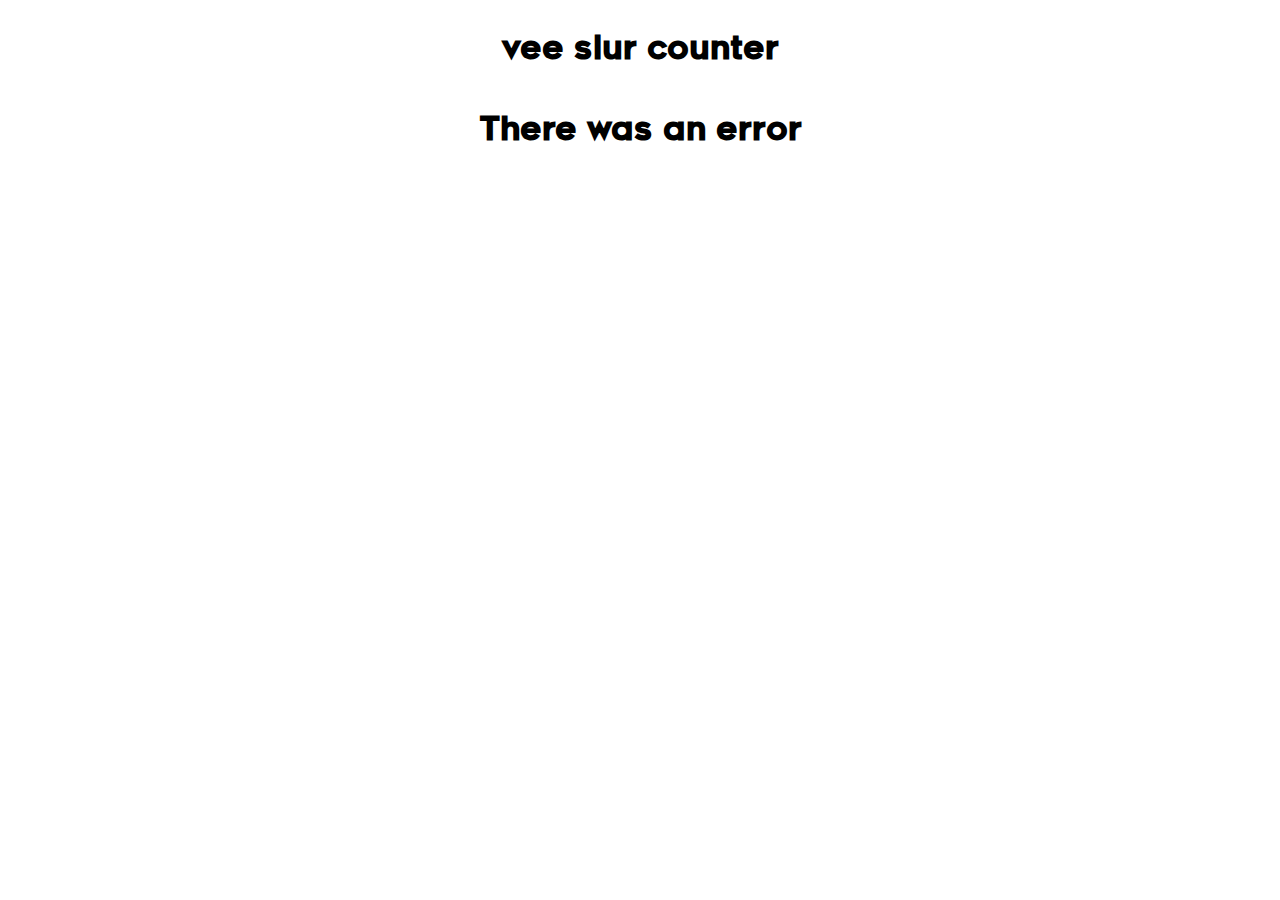
<file: index.html>
<!DOCTYPE html>
<html>
    <head>
        <title>slur counter</title>
        <link rel="stylesheet" href="index.css">
    </head>
    <body>
        <div class="flexr" id="main">
            <div class="flexc">
                <div class="flexr">
                    <h1>vee slur counter</h1>
                </div>
                <div class="flexr">
                    <h1 id="counter">Loading...</h1>
                </div>
            </div>
        </div>
        <script src="index.js"></script>
    </body>
</html>
</file>
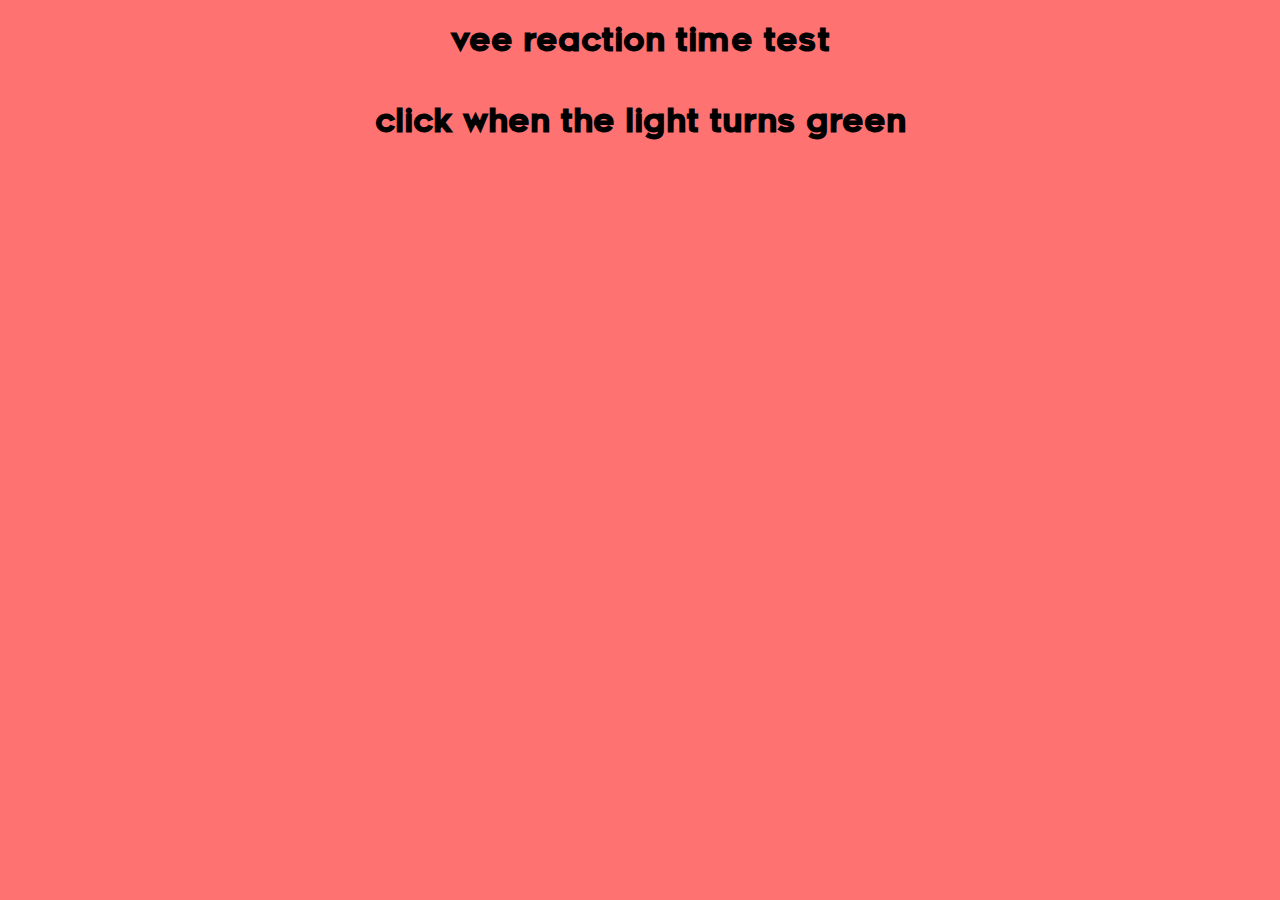
<file: purevessle/index.html>
<!DOCTYPE html>
<html>
    <head>
        <title>vee reaction time test</title>
        <link rel="stylesheet" href="../index.css">
        <style>
            html, body {
                margin: 0;
                height: 100%;
            }
            body {
                background-color: rgb(255, 114, 114);
            }
            img {
                width: 400px;
            }
        </style>
    </head>
    <body>
        <div class="flexr" id="main">
            <div class="flexc" id="text">
                <div class="flexr">
                    <h1>vee reaction time test</h1>
                </div>
                <div class="flexr">
                    <h1>click when the light turns green</h1>
                </div>
            </div>
        </div>
        <script src="index.js"></script>
    </body>
</html>
</file>
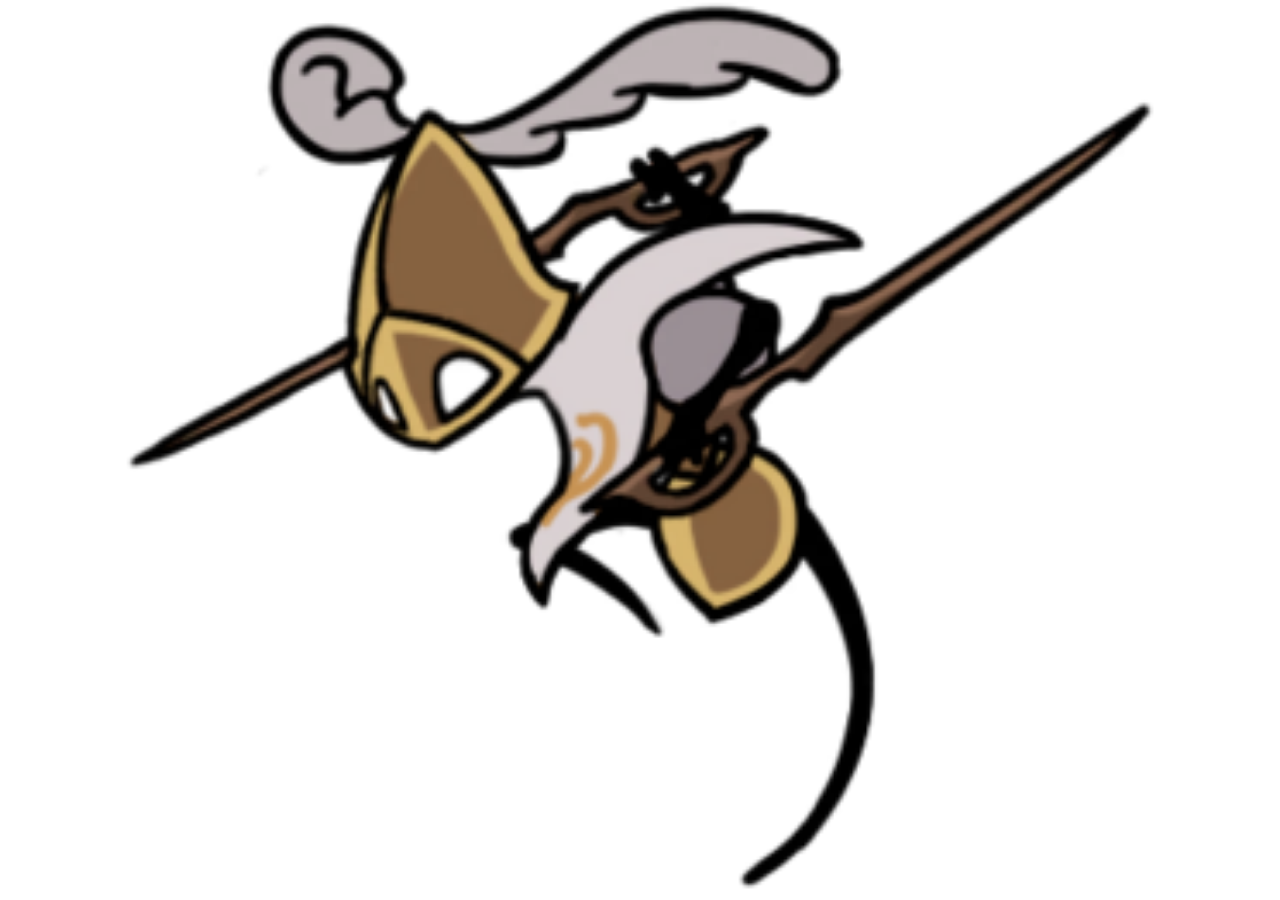
<file: secondsentinel/index.html>
<!DOCTYPE html>
<html>
    <head>
        <title></title>
        <link rel="stylesheet" href="../index.css">
        <style>
            html, body {
                margin: 0;
                height: 100%;
                overflow: hidden;
            }
            #theguy {
                margin: 0;
                height: 99%;
            }
            body {
                text-align: center;
            }
        </style>
    </head>
    <body>
        <img src="../Assets/omgg.png" id="theguy">
        <script src="index.js"></script>
    </body>
</html>
</file>
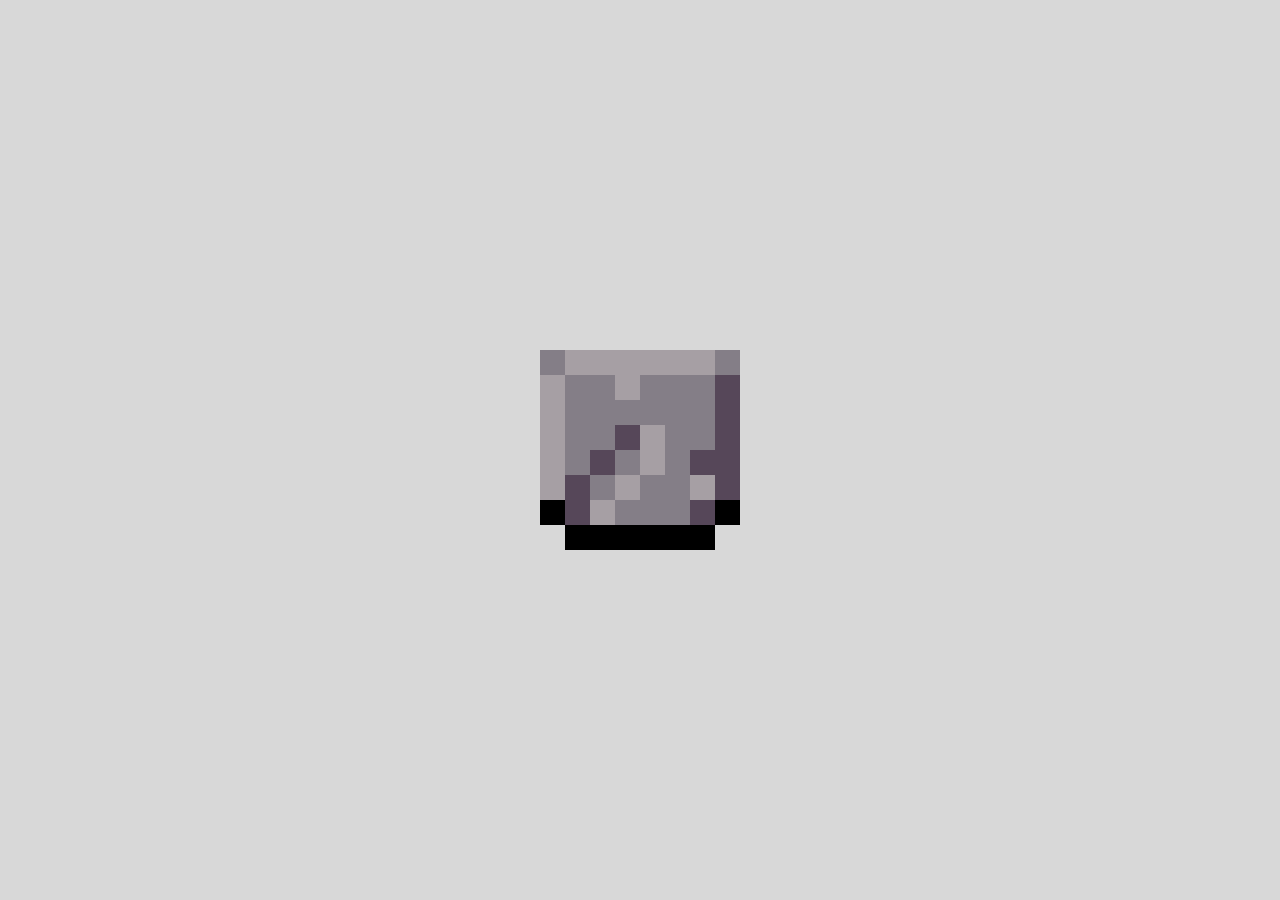
<file: thebottomcrumbleblockin7d1d1k3/index.html>
<!DOCTYPE html>
<html>
    <head>
        <title>vee 1k3 training</title>
        <link rel="stylesheet" href="../index.css">
        <style>
            body {
                background-color: rgb(216, 216, 216);
                width:100%;
                height:100%;
            }
            img {
                position: absolute;
                left:calc(50% - 100px);
                top:calc(50% - 100px);
                image-rendering: pixelated;
            }
            #yuri {
                left:calc(50% - 50px);
                top:calc(50% - 75px);
                image-rendering:auto;
            }
        </style>
    </head>
    <body>
        <img src="../Assets/yurisquish.png" width="100px" id="yuri">
        <img src="../Assets/outline.png" width="200px" id="outline">
        <img src="../Assets/crumble.png" width="200px" id="block">
        <script src="index.js"></script>
    </body>
</html>
</file>
<file: index.css>
@font-face {
    font-family: renogare;
    src: url(Assets/renogare.ttf);
}


.flexr {
    display: flex;
    flex-direction: row;
    justify-content: center;
    align-items: center;
}

.flexc {
    display: flex;
    flex-direction: column;
    justify-content: center;
    align-items: center;
}


body {
    font-family: renogare;
}
</file>
